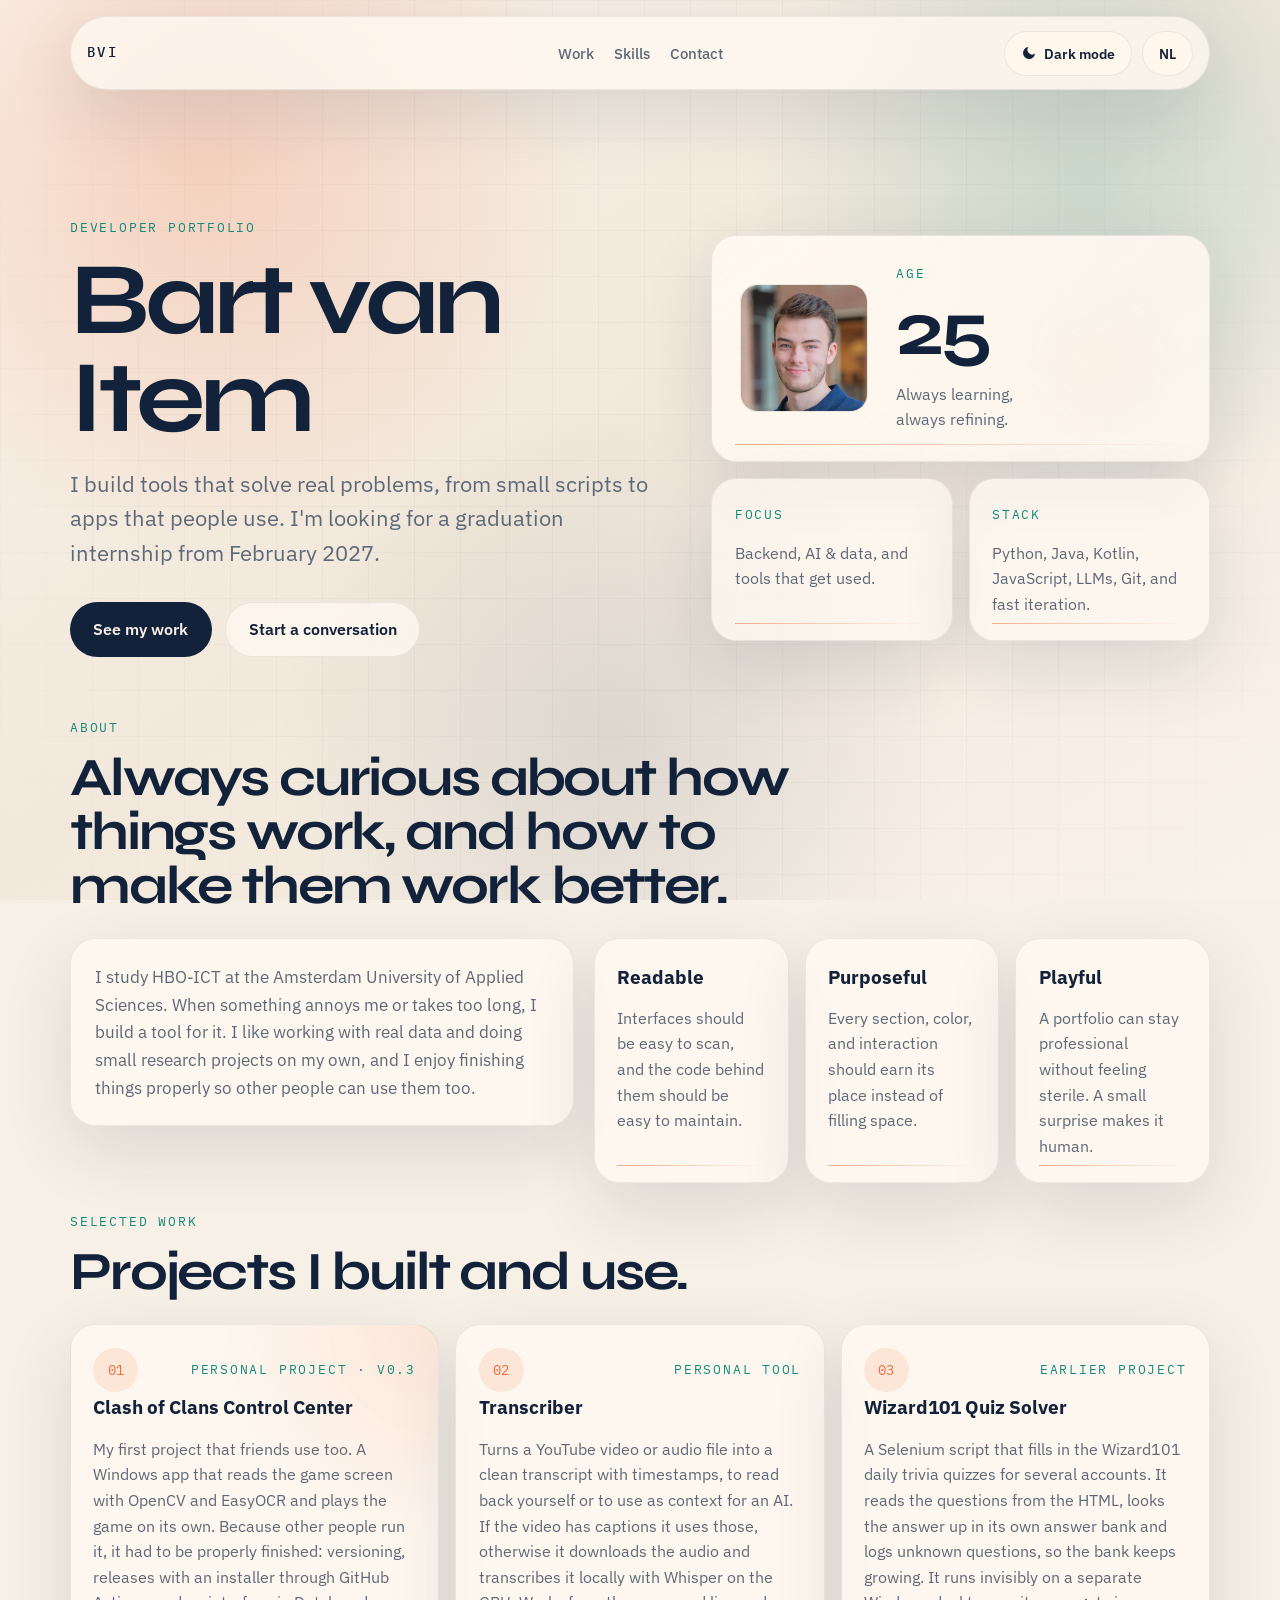
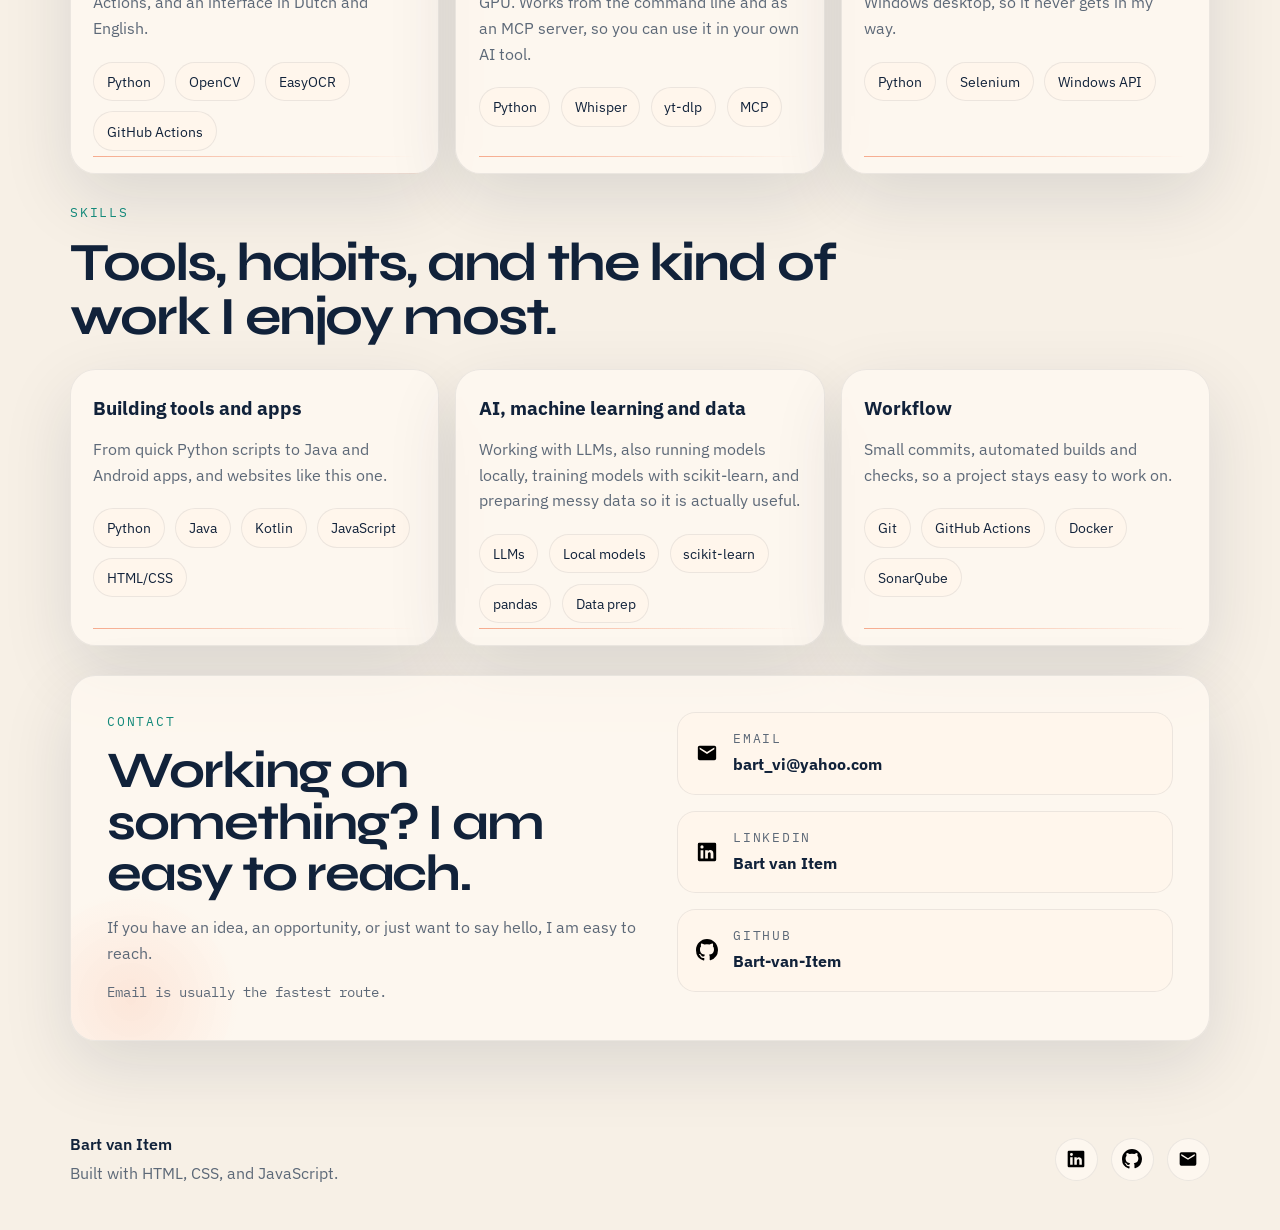
<file: index.html>
<!DOCTYPE html>
<html lang="en">
<head>
  <meta charset="UTF-8" />
  <meta name="viewport" content="width=device-width, initial-scale=1.0" />
  <meta
    name="description"
    content="Bart van Item portfolio - responsive web experiences, frontend work, and playful experiments."
  />
  <title>Bart van Item - Portfolio</title>
  <link rel="canonical" href="https://bartvanitem.com/" />

  <link rel="icon" href="/favicon.ico?v=0" sizes="any" />
  <link rel="apple-touch-icon" href="/apple-touch-icon.png?v=0" />
  <meta name="theme-color" content="#f7f0e6" media="(prefers-color-scheme: light)" />
  <meta name="theme-color" content="#08111d" media="(prefers-color-scheme: dark)" />

  <!-- Link previews. og:image must be an absolute URL, so these carry the
       domain; they need updating if the site ever moves to another domain. -->
  <meta property="og:type" content="website" />
  <meta property="og:site_name" content="Bart van Item" />
  <meta property="og:url" content="https://bartvanitem.com/" />
  <meta property="og:title" content="Bart van Item - Portfolio" />
  <meta property="og:description" content="Bart van Item portfolio - responsive web experiences, frontend work, and playful experiments." />
  <meta property="og:image" content="https://bartvanitem.com/assets/og-image.png?v=0" />
  <meta property="og:image:width" content="1200" />
  <meta property="og:image:height" content="630" />
  <meta property="og:image:alt" content="Bart van Item - developer portfolio" />
  <meta property="og:locale" content="en_US" />
  <meta property="og:locale:alternate" content="nl_NL" />
  <meta name="twitter:card" content="summary_large_image" />
  <link rel="preconnect" href="https://fonts.googleapis.com" />
  <link rel="preconnect" href="https://fonts.gstatic.com" crossorigin />
  <link
    href="https://fonts.googleapis.com/css2?family=IBM+Plex+Mono:wght@500&family=IBM+Plex+Sans:wght@400;500;600;700&family=Syne:wght@600;700;800&display=swap"
    rel="stylesheet"
  />
  <link rel="stylesheet" href="/css/style.css" />
  <script defer src="/js/i18n.js"></script>
  <script defer src="/js/script.js"></script>
  <script defer src="/js/easteregg.js"></script>
</head>
<body class="light">
  <script>
    // Runs before first paint. script.js only applies the stored theme on
    // DOMContentLoaded, which renders a light page first and then swaps.
    (function () {
      try {
        if (localStorage.getItem("theme") === "dark") {
          document.body.classList.replace("light", "dark");
          document.documentElement.style.colorScheme = "dark";
        }
      } catch (e) {}
    })();
  </script>

  <div class="page-noise" aria-hidden="true"></div>

  <header class="topbar">
    <a class="brand" href="#home" aria-label="Bart van Item home">BVI</a>

    <nav class="topnav" aria-label="Primary">
      <a href="#work" data-i18n="nav_work">Work</a>
      <a href="#skills" data-i18n="nav_skills">Skills</a>
      <a href="#contact" data-i18n="nav_contact">Contact</a>
    </nav>

    <div class="controls">
      <button id="toggle-theme" type="button" aria-label="Toggle theme">
        <svg class="theme-icon icon-moon" viewBox="0 0 24 24" width="16" height="16" aria-hidden="true" focusable="false">
          <path d="M21 12.8A9 9 0 1 1 11.2 3a7 7 0 0 0 9.8 9.8z" fill="currentColor" />
        </svg>
        <svg class="theme-icon icon-sun" viewBox="0 0 24 24" width="16" height="16" aria-hidden="true" focusable="false">
          <circle cx="12" cy="12" r="4.2" fill="currentColor" />
          <path d="M12 2.5v2.2M12 19.3v2.2M5.2 5.2l1.6 1.6M17.2 17.2l1.6 1.6M2.5 12h2.2M19.3 12h2.2M5.2 18.8l1.6-1.6M17.2 6.8l1.6-1.6"
                stroke="currentColor" stroke-width="1.9" stroke-linecap="round" fill="none" />
        </svg>
        <span class="theme-label">Dark mode</span>
      </button>
      <button id="toggle-lang" type="button" aria-label="Toggle language">EN</button>
    </div>
  </header>

  <main class="page-shell" id="home">
    <section class="section hero">
      <div class="hero-copy">
        <p class="eyebrow" data-i18n="hero_eyebrow">Developer portfolio</p>
        <h1 id="site-title" data-i18n="hero_title">Bart van Item</h1>
        <p class="hero-text" data-i18n="hero_text">
          I build tools that solve real problems, from small scripts to apps that people use. I'm looking for a graduation internship from February 2027.
        </p>

        <div class="hero-actions">
          <a class="button button-primary" href="#work" data-i18n="hero_cta_work">See my work</a>
          <a class="button button-secondary" href="#contact" data-i18n="hero_cta_contact">Start a conversation</a>
        </div>
      </div>

      <aside class="hero-panel" aria-label="Highlights">
        <div class="hero-panel-grid">
          <article class="signal-card signal-card-large signal-card-photo">
            <img class="hero-photo" src="/assets/img/bart-van-item-profile.jpg" alt="Bart van Item" width="480" height="480">
            <span class="signal-label" data-i18n="signal_age_label">Age</span>
            <strong class="signal-value"><span id="age"></span></strong>
            <p class="signal-text" data-i18n="signal_age_text">Always learning,
always refining.</p>
          </article>

          <article class="signal-card">
            <span class="signal-label" data-i18n="signal_focus_label">Focus</span>
            <p class="signal-text" data-i18n="signal_focus_text">Backend, AI &amp; data, and tools that get used.</p>
          </article>

          <article class="signal-card">
            <span class="signal-label" data-i18n="signal_stack_label">Stack</span>
            <p class="signal-text" data-i18n="signal_stack_text">Python, Java, Kotlin, JavaScript, LLMs, Git, and fast iteration.</p>
          </article>
        </div>
      </aside>
    </section>

    <section class="section intro" id="about">
      <div class="section-heading">
        <p class="section-tag" data-i18n="about_tag">About</p>
        <h2 data-i18n="about_title">Always curious about how things work, and how to make them work better.</h2>
      </div>

      <div class="intro-grid">
        <p class="intro-text" data-i18n="about_text">
          I study HBO-ICT at the Amsterdam University of Applied Sciences. When something annoys me or takes too long, I build a tool for it. I like working with real data and doing small research projects on my own, and I enjoy finishing things properly so other people can use them too.
        </p>

        <div class="principles">
          <article class="principle-card">
            <h3 data-i18n="principle_1_title">Readable</h3>
            <p data-i18n="principle_1_text">
              Interfaces should be easy to scan, and the code behind them
              should be easy to maintain.
            </p>
          </article>

          <article class="principle-card">
            <h3 data-i18n="principle_2_title">Purposeful</h3>
            <p data-i18n="principle_2_text">
              Every section, color, and interaction should earn its place
              instead of filling space.
            </p>
          </article>

          <article class="principle-card">
            <h3 data-i18n="principle_3_title">Playful</h3>
            <p data-i18n="principle_3_text">
              A portfolio can stay professional without feeling sterile. A
              small surprise makes it human.
            </p>
          </article>
        </div>
      </div>
    </section>

    <section class="section work" id="work">
      <div class="section-heading">
        <p class="section-tag" data-i18n="work_tag">Selected work</p>
        <h2 data-i18n="work_title">Projects I built and use.</h2>
      </div>

      <div class="work-grid">
        <article class="project-card project-card-highlight">
          <div class="project-top">
            <span class="project-number">01</span>
            <span class="project-status" data-i18n="project_1_status">Personal project · v0.3</span>
          </div>
          <h3 data-i18n="project_1_title">Clash of Clans Control Center</h3>
          <p data-i18n="project_1_text">
            My first project that friends use too. A Windows app that reads the game screen with OpenCV and EasyOCR and plays the game on its own. Because other people run it, it had to be properly finished: versioning, releases with an installer through GitHub Actions, and an interface in Dutch and English.
          </p>
          <ul class="card-tags" aria-label="Project technologies">
            <li>Python</li>
            <li>OpenCV</li>
            <li>EasyOCR</li>
            <li>GitHub Actions</li>
          </ul>
        </article>

        <article class="project-card">
          <div class="project-top">
            <span class="project-number">02</span>
            <span class="project-status" data-i18n="project_2_status">Personal tool</span>
          </div>
          <h3 data-i18n="project_2_title">Transcriber</h3>
          <p data-i18n="project_2_text">
            Turns a YouTube video or audio file into a clean transcript with timestamps, to read back yourself or to use as context for an AI. If the video has captions it uses those, otherwise it downloads the audio and transcribes it locally with Whisper on the GPU. Works from the command line and as an MCP server, so you can use it in your own AI tool.
          </p>
          <ul class="card-tags" aria-label="Project technologies">
            <li>Python</li>
            <li>Whisper</li>
            <li>yt-dlp</li>
            <li>MCP</li>
          </ul>
        </article>

        <article class="project-card">
          <div class="project-top">
            <span class="project-number">03</span>
            <span class="project-status" data-i18n="project_3_status">Earlier project</span>
          </div>
          <h3 data-i18n="project_3_title">Wizard101 Quiz Solver</h3>
          <p data-i18n="project_3_text">
            A Selenium script that fills in the Wizard101 daily trivia quizzes for several accounts. It reads the questions from the HTML, looks the answer up in its own answer bank and logs unknown questions, so the bank keeps growing. It runs invisibly on a separate Windows desktop, so it never gets in my way.
          </p>
          <ul class="card-tags" aria-label="Project technologies">
            <li>Python</li>
            <li>Selenium</li>
            <li>Windows API</li>
          </ul>
        </article>
      </div>
    </section>

    <section class="section skills-section" id="skills">
      <div class="section-heading">
        <p class="section-tag" data-i18n="skills_tag">Skills</p>
        <h2 data-i18n="skills_title">Tools, habits, and the kind of work I enjoy most.</h2>
      </div>

      <div class="skills-grid">
        <article class="skill-block">
          <h3 data-i18n="skill_block_1_title">Building tools and apps</h3>
          <p data-i18n="skill_block_1_text">
            From quick Python scripts to Java and Android apps, and websites like this one.
          </p>
          <ul class="chip-list" aria-label="Build skills">
            <li>Python</li>
            <li>Java</li>
            <li>Kotlin</li>
            <li>JavaScript</li>
            <li>HTML/CSS</li>
          </ul>
        </article>

        <article class="skill-block">
          <h3 data-i18n="skill_block_2_title">AI, machine learning and data</h3>
          <p data-i18n="skill_block_2_text">
            Working with LLMs, also running models locally, training models with scikit-learn, and preparing messy data so it is actually useful.
          </p>
          <ul class="chip-list" aria-label="AI and data skills">
            <li>LLMs</li>
            <li>Local models</li>
            <li>scikit-learn</li>
            <li>pandas</li>
            <li>Data prep</li>
          </ul>
        </article>

        <article class="skill-block">
          <h3 data-i18n="skill_block_3_title">Workflow</h3>
          <p data-i18n="skill_block_3_text">
            Small commits, automated builds and checks, so a project stays easy to work on.
          </p>
          <ul class="chip-list" aria-label="Workflow skills">
            <li>Git</li>
            <li>GitHub Actions</li>
            <li>Docker</li>
            <li>SonarQube</li>
          </ul>
        </article>
      </div>
    </section>

    <section class="section contact-section" id="contact">
      <div class="contact-card">
        <div class="contact-copy">
          <p class="section-tag" data-i18n="contact_tag">Contact</p>
          <h2 data-i18n="contact_title">Working on something? I am easy to reach.</h2>
          <p class="contact-text" data-i18n="contact_text">
            If you have an idea, an opportunity, or just want to say hello, I am
            easy to reach.
          </p>
          <p class="contact-note" data-i18n="contact_note">Email is usually the fastest route.</p>
        </div>

        <div class="contact-links">
          <a class="contact-link" href="mailto:bart_vi@yahoo.com">
            <img src="/assets/icons/mail.svg" alt="" width="22" height="22" />
            <span class="contact-meta">
              <span class="contact-label" data-i18n="contact_email_label">Email</span>
              <strong>bart_vi@yahoo.com</strong>
            </span>
          </a>

          <a
            class="contact-link"
            href="https://www.linkedin.com/in/bart-van-item/"
            target="_blank"
            rel="noreferrer"
          >
            <img src="/assets/icons/linkedin.svg" alt="" width="22" height="22" />
            <span class="contact-meta">
              <span class="contact-label" data-i18n="contact_linkedin_label">LinkedIn</span>
              <strong>Bart van Item</strong>
            </span>
          </a>

          <a
            class="contact-link"
            href="https://github.com/Bart-van-Item"
            target="_blank"
            rel="noreferrer"
          >
            <img src="/assets/icons/github.svg" alt="" width="22" height="22" />
            <span class="contact-meta">
              <span class="contact-label" data-i18n="contact_github_label">GitHub</span>
              <strong>Bart-van-Item</strong>
            </span>
          </a>
        </div>
      </div>
    </section>
  </main>

  <div id="footer-placeholder"></div>

  <script>
    fetch("/components/footer/footer.html")
      .then(function (res) {
        return res.text();
      })
      .then(function (html) {
        document.getElementById("footer-placeholder").innerHTML = html;
      })
      .catch(function () {
        const footer = document.getElementById("footer-placeholder");
        if (footer) {
          footer.remove();
        }
      });
  </script>
  <link rel="stylesheet" href="/components/footer/footer.css" />
</body>
</html>
</file>
<file: css/style.css>
:root {
  --font-display: "Syne", sans-serif;
  --font-body: "IBM Plex Sans", sans-serif;
  --font-mono: "IBM Plex Mono", monospace;
  --ease-out: cubic-bezier(0.22, 1, 0.36, 1);
}

* {
  box-sizing: border-box;
}

html {
  scroll-behavior: smooth;
  /* The topbar is sticky and floats over the page, so an anchor would land
     behind it. This clears the bar plus the gap above it.

     It also makes the brand link reach the real top: #home sits on <main>,
     just below the bar, so subtracting this padding puts the target above
     zero and the browser clamps it to the top of the page. */
  scroll-padding-top: 5.75rem;
}

body {
  margin: 0;
  min-height: 100vh;
  font-family: var(--font-body);
  line-height: 1.6;
  background: var(--bg);
  color: var(--text);
  overflow-x: hidden;
  transition: background-color 240ms var(--ease-out), color 240ms var(--ease-out);
}

body.light {
  color-scheme: light;
  --bg: #f7f0e6;
  --bg-secondary: #ecdbc6;
  --surface: rgba(255, 249, 241, 0.78);
  --surface-strong: #fff8ef;
  --surface-solid: #fff6ec;
  --text: #11223a;
  --muted: #5d6978;
  --accent: #ef6d3f;
  --accent-2: #13897a;
  --accent-soft: rgba(239, 109, 63, 0.12);
  --card-stroke: rgba(17, 34, 58, 0.08);
  --grid: rgba(17, 34, 58, 0.06);
  --shadow: 0 24px 70px rgba(17, 34, 58, 0.12);
}

body.dark {
  color-scheme: dark;
  --bg: #08111d;
  --bg-secondary: #11253a;
  --surface: rgba(11, 22, 35, 0.72);
  --surface-strong: #0f2236;
  --surface-solid: #0e1d2d;
  --text: #f8f2e8;
  --muted: #afbdd0;
  --accent: #ff8f3d;
  --accent-2: #69dbc9;
  --accent-soft: rgba(255, 143, 61, 0.14);
  --card-stroke: rgba(248, 242, 232, 0.1);
  --grid: rgba(248, 242, 232, 0.08);
  --shadow: 0 26px 80px rgba(0, 0, 0, 0.34);
}

body::before {
  content: "";
  position: fixed;
  inset: 0;
  background-image:
    linear-gradient(var(--grid) 1px, transparent 1px),
    linear-gradient(90deg, var(--grid) 1px, transparent 1px);
  background-size: 46px 46px;
  opacity: 0.5;
  pointer-events: none;
  mask-image: radial-gradient(circle at center, #000 56%, transparent 100%);
}

a {
  color: inherit;
}

button,
a {
  -webkit-tap-highlight-color: transparent;
}

img {
  display: block;
}

.page-noise {
  position: fixed;
  inset: 0;
  z-index: -1;
  pointer-events: none;
}

body.light .page-noise {
  background:
    radial-gradient(circle at 16% 18%, rgba(239, 109, 63, 0.24), transparent 30%),
    radial-gradient(circle at 85% 20%, rgba(19, 137, 122, 0.18), transparent 26%),
    radial-gradient(circle at 48% 82%, rgba(17, 34, 58, 0.1), transparent 34%),
    linear-gradient(145deg, #faf4ec 0%, #f2e8db 48%, #f9f2ea 100%);
}

body.dark .page-noise {
  background:
    radial-gradient(circle at 18% 18%, rgba(255, 143, 61, 0.24), transparent 30%),
    radial-gradient(circle at 84% 20%, rgba(105, 219, 201, 0.16), transparent 24%),
    radial-gradient(circle at 54% 78%, rgba(17, 37, 58, 0.56), transparent 36%),
    linear-gradient(155deg, #08111d 0%, #0d1c2d 48%, #091521 100%);
}

.topbar,
.section {
  animation: rise-in 800ms var(--ease-out) both;
}

.topbar {
  position: sticky;
  top: 1rem;
  z-index: 20;
  width: min(1140px, calc(100% - 2rem));
  margin: 1rem auto 0;
  padding: 0.85rem 1rem;
  display: grid;
  grid-template-columns: 1fr auto 1fr;
  align-items: center;
  gap: 1rem;
  border: 1px solid var(--card-stroke);
  border-radius: 999px;
  background: var(--surface);
  box-shadow: var(--shadow);
  backdrop-filter: blur(20px);
  transition: padding 300ms var(--ease-out), border-radius 300ms var(--ease-out);
}

.controls {
  display: flex;
  align-items: center;
  gap: 0.6rem;
  justify-self: end;
}

/* Scrolling tightens the bar. It used to collapse the theme and language
   buttons instead, which left them unreachable for the rest of the page and
   still focusable by keyboard, since opacity and max-width do not remove an
   element from the tab order. */
.topbar.scrolled {
  padding: 0.6rem 1rem;
}

/* The button offers the theme you are not in: a moon while light, a sun
   while dark. Driven by the body class, so it is already correct on the
   first paint. */
.theme-icon {
  flex-shrink: 0;
}

.icon-sun {
  display: none;
}

body.dark .icon-sun {
  display: block;
}

body.dark .icon-moon {
  display: none;
}

.brand {
  font-family: var(--font-mono);
  font-size: 0.85rem;
  font-weight: 500;
  letter-spacing: 0.18em;
  text-decoration: none;
  text-transform: uppercase;
}

.topnav {
  display: flex;
  align-items: center;
  gap: 1.25rem;
}

.topnav a {
  position: relative;
  color: var(--muted);
  font-size: 0.95rem;
  font-weight: 500;
  text-decoration: none;
  transition: color 180ms ease;
}

.topnav a::after {
  content: "";
  position: absolute;
  left: 0;
  bottom: -0.3rem;
  width: 100%;
  height: 2px;
  background: linear-gradient(90deg, var(--accent), transparent);
  transform: scaleX(0);
  transform-origin: left;
  transition: transform 180ms ease;
}

.topnav a:hover,
.topnav a:focus-visible,
.text-link:hover,
.text-link:focus-visible {
  color: var(--text);
}

.topnav a:hover::after,
.topnav a:focus-visible::after {
  transform: scaleX(1);
}

.controls button {
  appearance: none;
  border: 1px solid var(--card-stroke);
  border-radius: 999px;
  padding: 0.75rem 1rem;
  background: var(--surface-solid);
  color: var(--text);
  cursor: pointer;
  font: 600 0.9rem var(--font-body);
  white-space: nowrap;
  display: inline-flex;
  align-items: center;
  gap: 0.45rem;
  transition:
    transform 180ms ease,
    border-color 180ms ease,
    background-color 180ms ease;
}

.controls button:hover,
.controls button:focus-visible,
.button:hover,
.button:focus-visible,
.contact-link:hover,
.contact-link:focus-visible,
.footer-icons a:hover,
.footer-icons a:focus-visible {
  transform: translateY(-2px);
}

.controls button:hover,
.controls button:focus-visible,
.contact-link:hover,
.contact-link:focus-visible,
.footer-icons a:hover,
.footer-icons a:focus-visible {
  border-color: var(--accent);
}

.page-shell {
  width: min(1140px, calc(100% - 2rem));
  margin: 0 auto;
  padding: 2.2rem 0 4rem;
}

.section {
  margin-top: 1.8rem;
}

.hero {
  display: grid;
  grid-template-columns: minmax(0, 1.1fr) minmax(0, 0.9fr);
  gap: 2rem;
  align-items: center;
  /* Content sits under the nav instead of centred in a full screen */
  padding: 4rem 0 2rem;
}

.hero-copy {
  max-width: 42rem;
}

.eyebrow,
.section-tag,
.signal-label,
.contact-label,
.project-status {
  font-family: var(--font-mono);
  font-size: 0.8rem;
  letter-spacing: 0.14em;
  text-transform: uppercase;
}

.eyebrow,
.section-tag {
  margin: 0 0 0.8rem;
  color: var(--accent-2);
}

#site-title {
  margin: 0;
  font-family: var(--font-display);
  font-size: clamp(3.4rem, 8vw, 6.8rem);
  line-height: 0.95;
  letter-spacing: -0.05em;
  cursor: pointer;
}

.hero-text,
.intro-text,
.skill-block p,
.project-card p,
.contact-text,
.contact-note,
.signal-text,
.principle-card p {
  color: var(--muted);
}

.hero-text {
  max-width: 37rem;
  margin: 1.3rem 0 0;
  font-size: clamp(1.05rem, 2vw, 1.35rem);
}

.hero-actions {
  display: flex;
  flex-wrap: wrap;
  gap: 0.85rem;
  margin-top: 2rem;
}

.button {
  display: inline-flex;
  align-items: center;
  justify-content: center;
  min-height: 3.3rem;
  padding: 0.85rem 1.4rem;
  border-radius: 999px;
  border: 1px solid transparent;
  text-decoration: none;
  font-weight: 600;
  transition:
    transform 180ms ease,
    border-color 180ms ease,
    background-color 180ms ease,
    color 180ms ease;
}

.button-primary {
  background: var(--text);
  color: var(--bg);
}

.button-secondary {
  background: var(--surface);
  color: var(--text);
  border-color: var(--card-stroke);
}

.button-primary:hover,
.button-primary:focus-visible {
  background: var(--accent);
}

.button-secondary:hover,
.button-secondary:focus-visible {
  border-color: var(--accent);
}

.hero-panel {
  position: relative;
}

.hero-panel::before {
  content: "";
  position: absolute;
  inset: 2rem 1.5rem auto auto;
  width: 180px;
  height: 180px;
  border-radius: 50%;
  background: radial-gradient(circle, var(--accent-soft), transparent 72%);
  pointer-events: none;
}

.hero-panel-grid {
  position: relative;
  display: grid;
  grid-template-columns: repeat(2, minmax(0, 1fr));
  gap: 1rem;
}

.signal-card,
.principle-card,
.project-card,
.skill-block,
.contact-card {
  position: relative;
  border: 1px solid var(--card-stroke);
  border-radius: 1.6rem;
  background: var(--surface);
  box-shadow: var(--shadow);
  backdrop-filter: blur(18px);
}

.signal-card,
.principle-card,
.project-card,
.skill-block {
  padding: 1.4rem;
}

.signal-card::after,
.project-card::after,
.skill-block::after,
.principle-card::after {
  content: "";
  position: absolute;
  left: 1.4rem;
  right: 1.4rem;
  bottom: 1rem;
  height: 1px;
  background: linear-gradient(90deg, var(--accent), transparent);
  opacity: 0.55;
}

.signal-card-large {
  grid-column: span 2;
  padding: 1.75rem;
  background:
    linear-gradient(145deg, var(--surface-strong), transparent),
    var(--surface);
}

.signal-label {
  color: var(--accent-2);
}

.signal-value {
  display: inline-block;
  margin-top: 0.45rem;
  font-family: var(--font-display);
  font-size: clamp(3rem, 6vw, 4.8rem);
  line-height: 1;
  letter-spacing: -0.06em;
}

.signal-text,
.project-card p,
.skill-block p,
.principle-card p {
  margin: 0.85rem 0 0;
}

.section-heading {
  max-width: 48rem;
  margin-bottom: 1.6rem;
}

.section-heading h2 {
  margin: 0;
  font-family: var(--font-display);
  font-size: clamp(2rem, 4.2vw, 3.4rem);
  line-height: 1;
  letter-spacing: -0.04em;
}

.intro-grid {
  display: grid;
  grid-template-columns: minmax(0, 0.9fr) minmax(0, 1.1fr);
  gap: 1.25rem;
  align-items: start;
}

.intro-text {
  margin: 0;
  padding: 1.5rem;
  border: 1px solid var(--card-stroke);
  border-radius: 1.6rem;
  background: var(--surface);
  box-shadow: var(--shadow);
  font-size: 1.08rem;
}

.principles,
.work-grid,
.skills-grid,
.contact-links {
  display: grid;
  gap: 1rem;
}

.principles {
  grid-template-columns: repeat(3, minmax(0, 1fr));
}

.principle-card h3,
.project-card h3,
.skill-block h3 {
  margin: 0;
  font-size: 1.2rem;
}

.project-top {
  display: flex;
  align-items: center;
  justify-content: space-between;
  gap: 1rem;
}

.project-number {
  display: inline-flex;
  align-items: center;
  justify-content: center;
  width: 2.8rem;
  height: 2.8rem;
  border-radius: 999px;
  background: var(--accent-soft);
  color: var(--accent);
  font-family: var(--font-mono);
  font-size: 0.88rem;
}

.project-status {
  color: var(--accent-2);
}

.work-grid {
  grid-template-columns: repeat(3, minmax(0, 1fr));
}

.project-card-highlight {
  background:
    radial-gradient(circle at top right, var(--accent-soft), transparent 38%),
    var(--surface);
}

.card-tags,
.chip-list {
  list-style: none;
  display: flex;
  flex-wrap: wrap;
  gap: 0.65rem;
  padding: 0;
  margin: 1.25rem 0 0;
}

.card-tags li,
.chip-list li {
  border: 1px solid var(--card-stroke);
  border-radius: 999px;
  padding: 0.45rem 0.8rem;
  background: var(--surface-solid);
  font-size: 0.9rem;
}

.text-link {
  display: inline-flex;
  margin-top: 1.5rem;
  color: var(--muted);
  font-weight: 600;
  text-decoration: none;
  transition: color 180ms ease;
}

.skills-grid {
  grid-template-columns: repeat(3, minmax(0, 1fr));
}

.contact-card {
  display: grid;
  grid-template-columns: minmax(0, 1fr) minmax(320px, 0.9fr);
  gap: 1.2rem;
  padding: clamp(1.5rem, 4vw, 2.25rem);
  overflow: hidden;
}

.contact-card::before {
  content: "";
  position: absolute;
  inset: auto auto -70px -50px;
  width: 220px;
  height: 220px;
  border-radius: 50%;
  background: radial-gradient(circle, var(--accent-soft), transparent 70%);
  pointer-events: none;
}

.contact-copy {
  position: relative;
  z-index: 1;
}

.contact-copy h2 {
  margin: 0;
  font-family: var(--font-display);
  font-size: clamp(2.1rem, 4vw, 3.4rem);
  line-height: 1;
  letter-spacing: -0.04em;
}

.contact-text,
.contact-note {
  max-width: 34rem;
}

.contact-note {
  margin: 1rem 0 0;
  font-family: var(--font-mono);
  font-size: 0.85rem;
}

.contact-links {
  position: relative;
  z-index: 1;
  align-content: start;
}

.contact-link {
  display: flex;
  align-items: center;
  gap: 0.95rem;
  padding: 1rem 1.1rem;
  border: 1px solid var(--card-stroke);
  border-radius: 1.15rem;
  background: var(--surface-solid);
  text-decoration: none;
  transition:
    transform 180ms ease,
    border-color 180ms ease,
    background-color 180ms ease;
}

.contact-meta {
  display: grid;
  gap: 0.15rem;
}

.contact-meta strong {
  font-size: 1rem;
}

.contact-label {
  color: var(--muted);
}

.hero,
.intro {
  animation-delay: 80ms;
}

.work {
  animation-delay: 160ms;
}

.skills-section {
  animation-delay: 240ms;
}

.contact-section {
  animation-delay: 320ms;
}

@keyframes rise-in {
  from {
    opacity: 0;
    transform: translateY(26px);
  }

  to {
    opacity: 1;
    transform: translateY(0);
  }
}

@media (max-width: 1024px) {
  .hero,
  .intro-grid,
  .contact-card,
  .skills-grid,
  .work-grid {
    grid-template-columns: 1fr;
  }

  .hero {
    min-height: auto;
    padding-top: 0.75rem;
  }

  .principles,
  .work-grid {
    grid-template-columns: repeat(2, minmax(0, 1fr));
  }
}

@media (max-width: 760px) {
  html {
    scroll-padding-top: 5.25rem;
  }

  body::before {
    background-size: 36px 36px;
  }

  /* One row: the theme label is hidden below, which frees the width the
     nav needs. Brand sizes to content, the nav takes the middle, the two
     buttons sit on the right. */
  .topbar {
    grid-template-columns: auto 1fr auto;
    gap: 0.75rem;
    padding: 0.6rem 0.85rem;
  }

  .topbar.scrolled {
    padding: 0.5rem 0.85rem;
  }

  .topnav {
    justify-content: center;
    gap: 1rem;
    font-size: 0.88rem;
  }

  .theme-label {
    display: none;
  }

  #toggle-theme {
    padding: 0.5rem 0.6rem;
  }

  #toggle-lang {
    padding: 0.5rem 0.7rem;
  }

  #site-title {
    font-size: clamp(2.8rem, 15vw, 4.4rem);
  }

  .hero-panel-grid {
    grid-template-columns: repeat(2, minmax(0, 1fr));
  }

  .principles,
  .work-grid,
  .skills-grid {
    grid-template-columns: 1fr;
  }

  .signal-card-large {
    grid-column: span 2;
  }

  .contact-card,
  .intro-text,
  .signal-card,
  .project-card,
  .skill-block,
  .principle-card {
    border-radius: 1.3rem;
  }

  .button {
    width: 100%;
  }
}

@media (max-width: 520px) {
  .page-shell {
    padding-top: 1.6rem;
  }

  .topbar {
    top: 0.75rem;
  }

  .topnav {
    gap: 1rem;
    font-size: 0.88rem;
  }

  .hero-actions {
    flex-direction: column;
  }

  .contact-link {
    align-items: flex-start;
  }
}

@media (max-width: 380px) {
  .topbar {
    padding: 0.5rem 0.7rem;
    gap: 0.5rem;
  }

  .hero-panel-grid {
    grid-template-columns: 1fr;
  }

  .signal-card-large {
    grid-column: auto;
  }

  .topnav {
    gap: 0.75rem;
    font-size: 0.82rem;
  }
}

/* Profile photo inside the age card: photo left, label, age and text right */
.signal-card-photo {
  display: grid;
  grid-template-columns: auto 1fr;
  column-gap: 1.75rem;
  align-items: center;
}

.hero-photo {
  grid-row: 1 / span 3;
  width: 128px;
  height: 128px;
  border-radius: 1.1rem;
  object-fit: cover;
  border: 1px solid var(--card-stroke);
}

/* Keeps "always learning, always refining" on two lines at every width:
   the translation holds a newline after the comma, pre-line shows it */
.signal-card-photo .signal-text {
  white-space: pre-line;
}

@media (max-width: 760px) {
  .signal-card-photo {
    column-gap: 1.1rem;
  }

  .hero-photo {
    width: 96px;
    height: 96px;
  }
}
</file>
<file: components/footer/footer.css>
.footer {
  width: min(1140px, calc(100% - 2rem));
  margin: 0 auto 2.5rem;
  padding-top: 1.5rem;
  display: flex;
  align-items: center;
  justify-content: space-between;
  gap: 1rem;
  color: var(--muted);
}

.footer-icons {
  display: flex;
  align-items: center;
  gap: 0.8rem;
}

.footer-icons a {
  display: grid;
  place-items: center;
  width: 2.7rem;
  height: 2.7rem;
  border: 1px solid var(--card-stroke);
  border-radius: 999px;
  background: var(--surface);
  transition:
    transform 180ms ease,
    border-color 180ms ease,
    background-color 180ms ease;
}

.footer-icons img {
  display: block;
}

.footer-text p {
  margin: 0.2rem 0;
}

.footer-text p:first-child {
  color: var(--text);
  font-weight: 600;
}

@media (max-width: 760px) {
  .footer {
    flex-direction: column;
    text-align: center;
  }
}
</file>
